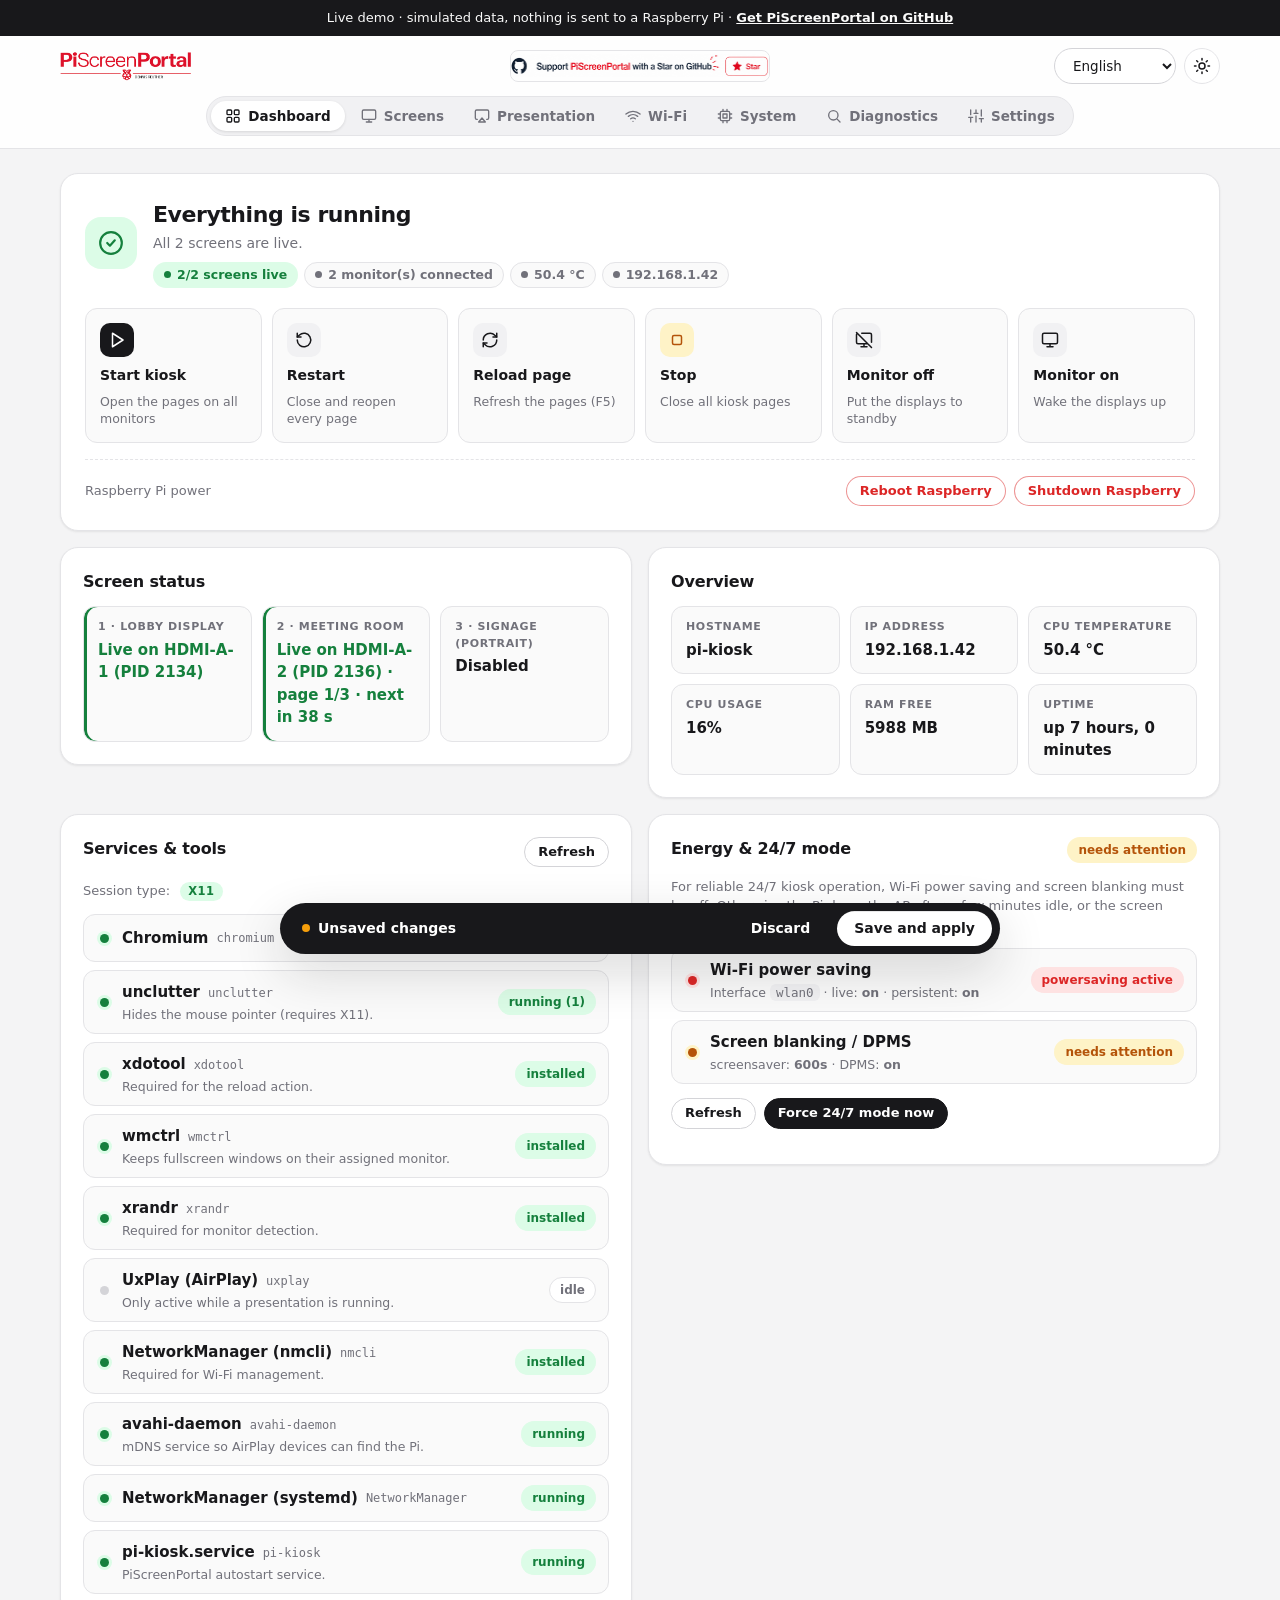
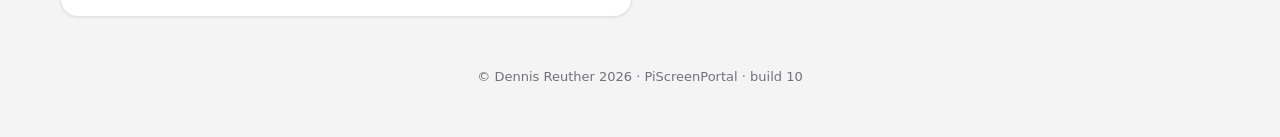
<file: docs/index.html>
<!doctype html>
<html lang="en" data-theme="light">
<head>
<meta charset="utf-8">
<title>PiScreenPortal</title>
<meta name="viewport" content="width=device-width,initial-scale=1">
<meta name="color-scheme" content="light dark">
<script>
  // Theme vor dem ersten Zeichnen setzen (Standard: hell).
  try { document.documentElement.dataset.theme = localStorage.getItem("pisp_theme") === "dark" ? "dark" : "light"; } catch (e) {}
</script>
<link rel="icon" href="logo.png">
<link rel="stylesheet" href="style.css">
</head>
<body>
<div class="demo-banner">Live demo &middot; simulated data, nothing is sent to a Raspberry Pi &middot; <a href="https://github.com/WEXiT/PiScreenPortal">Get PiScreenPortal on GitHub</a></div>
<header class="topbar">
  <div class="topbar-inner">
    <div class="header-top">
      <button type="button" class="brand brand-home" id="brand-home" aria-label="Dashboard">
        <img src="logo.png" alt="PiScreenPortal" class="brand-logo"
             onerror="this.style.display='none'; this.nextElementSibling.style.display='block';">
        <h1 style="display:none">PiScreenPortal</h1>
      </button>
      <a class="support-link" href="https://github.com/WEXiT/PiScreenPortal"
         target="_blank" rel="noopener noreferrer"
         aria-label="Support PiScreenPortal with a Star on GitHub">
        <img src="support.jpg" alt="Support PiScreenPortal with a Star on GitHub"
             class="support-image">
      </a>
      <div class="header-tools">
        <label for="lang-select" class="sr-only" data-i18n="header.language">Language</label>
        <select id="lang-select" class="compact-select">
          <option value="en">English</option>
          <option value="de">Deutsch</option>
        </select>
        <button type="button" class="icon-btn" id="theme-toggle" aria-label="Dark mode" title="Dark mode">
          <svg class="icon icon-sun" viewBox="0 0 24 24" aria-hidden="true"><circle cx="12" cy="12" r="4"/><path d="M12 2v2M12 20v2M4.93 4.93l1.41 1.41M17.66 17.66l1.41 1.41M2 12h2M20 12h2M4.93 19.07l1.41-1.41M17.66 6.34l1.41-1.41"/></svg>
          <svg class="icon icon-moon" viewBox="0 0 24 24" aria-hidden="true"><path d="M21 12.79A9 9 0 1 1 11.21 3 7 7 0 0 0 21 12.79z"/></svg>
        </button>
        <div class="header-user" id="header-user" hidden>
          <span class="header-user-name"><b id="header-user-name"></b></span>
          <button type="button" class="icon-btn" id="btn-logout" aria-label="Log out" title="Log out">
            <svg class="icon" viewBox="0 0 24 24" aria-hidden="true"><path d="M9 21H5a2 2 0 0 1-2-2V5a2 2 0 0 1 2-2h4M16 17l5-5-5-5M21 12H9"/></svg>
          </button>
        </div>
      </div>
    </div>
    <div class="tabs-wrap">
      <nav class="tabs" aria-label="Sections">
        <button class="tab active" data-tab="dashboard"><svg viewBox="0 0 24 24" aria-hidden="true"><rect x="3" y="3" width="7" height="7" rx="1.5"/><rect x="14" y="3" width="7" height="7" rx="1.5"/><rect x="3" y="14" width="7" height="7" rx="1.5"/><rect x="14" y="14" width="7" height="7" rx="1.5"/></svg><span data-i18n="tabs.dashboard">Dashboard</span></button>
        <button class="tab" data-tab="screens"><svg viewBox="0 0 24 24" aria-hidden="true"><rect x="2" y="3" width="20" height="14" rx="2"/><path d="M8 21h8M12 17v4"/></svg><span data-i18n="tabs.screens">Screens</span></button>
        <button class="tab" data-tab="presentation"><svg viewBox="0 0 24 24" aria-hidden="true"><path d="M5 17H4a2 2 0 0 1-2-2V5a2 2 0 0 1 2-2h16a2 2 0 0 1 2 2v10a2 2 0 0 1-2 2h-1"/><path d="m12 15 5 6H7z"/></svg><span data-i18n="tabs.presentation">Presentation</span></button>
        <button class="tab" data-tab="wifi"><svg viewBox="0 0 24 24" aria-hidden="true"><path d="M5 12.55a11 11 0 0 1 14.08 0M1.42 9a16 16 0 0 1 21.16 0M8.53 16.11a6 6 0 0 1 6.95 0M12 20h.01"/></svg><span data-i18n="tabs.wifi">Wi-Fi</span></button>
        <button class="tab" data-tab="system"><svg viewBox="0 0 24 24" aria-hidden="true"><rect x="5" y="5" width="14" height="14" rx="2"/><path d="M9 9h6v6H9zM9 2v3M15 2v3M9 19v3M15 19v3M19 9h3M19 15h3M2 9h3M2 15h3"/></svg><span data-i18n="tabs.system">System</span></button>
        <button class="tab" data-tab="diagnostics"><svg viewBox="0 0 24 24" aria-hidden="true"><circle cx="11" cy="11" r="7"/><path d="m21 21-4.3-4.3"/></svg><span data-i18n="tabs.diagnostics">Diagnostics</span></button>
        <button class="tab" data-tab="settings"><svg viewBox="0 0 24 24" aria-hidden="true"><path d="M4 21v-7M4 10V3M12 21v-9M12 8V3M20 21v-5M20 12V3M1 14h6M9 8h6M17 16h6"/></svg><span data-i18n="tabs.settings">Settings</span></button>
      </nav>
    </div>
  </div>
</header>

<main>
  <!-- DASHBOARD -->
  <section class="tab-content active" id="tab-dashboard">
    <div class="card hero-card" id="hero-card">
      <div class="hero-status">
        <span class="hero-icon" id="hero-icon" aria-hidden="true"></span>
        <div class="hero-text">
          <h2 id="hero-title" data-i18n="common.loading">Loading...</h2>
          <p id="hero-sub"></p>
          <div class="hero-meta" id="hero-meta"></div>
        </div>
        <button type="button" class="btn primary" id="hero-action" hidden></button>
      </div>

      <div class="action-grid">
        <button type="button" class="action-tile primary-tile" data-act="start">
          <span class="tile-icon"><svg class="icon" viewBox="0 0 24 24"><path d="M6 3l14 9-14 9z"/></svg></span>
          <b data-i18n="dash.start">Start kiosk</b>
          <small data-i18n="dash.start_desc">Open the pages on all monitors</small>
        </button>
        <button type="button" class="action-tile" data-act="restart">
          <span class="tile-icon"><svg class="icon" viewBox="0 0 24 24"><path d="M3 12a9 9 0 1 0 3-6.7L3 8"/><path d="M3 3v5h5"/></svg></span>
          <b data-i18n="dash.restart">Restart</b>
          <small data-i18n="dash.restart_desc">Close and reopen every page</small>
        </button>
        <button type="button" class="action-tile" data-act="reload">
          <span class="tile-icon"><svg class="icon" viewBox="0 0 24 24"><path d="M21 12a9 9 0 0 1-15.5 6.2L3 16"/><path d="M3 21v-5h5"/><path d="M3 12a9 9 0 0 1 15.5-6.2L21 8"/><path d="M21 3v5h-5"/></svg></span>
          <b data-i18n="dash.reload">Reload page</b>
          <small data-i18n="dash.reload_desc">Press F5 on every kiosk page</small>
        </button>
        <button type="button" class="action-tile warn-tile" data-act="stop">
          <span class="tile-icon"><svg class="icon" viewBox="0 0 24 24"><rect x="6" y="6" width="12" height="12" rx="2"/></svg></span>
          <b data-i18n="dash.stop">Stop</b>
          <small data-i18n="dash.stop_desc">Close all kiosk pages</small>
        </button>
        <button type="button" class="action-tile" data-act="screen-off">
          <span class="tile-icon"><svg class="icon" viewBox="0 0 24 24"><path d="M17 17H4a2 2 0 0 1-2-2V5c0-.5.2-1 .6-1.4M22 15V5a2 2 0 0 0-2-2H9M8 21h8M12 17v4M2 2l20 20"/></svg></span>
          <b data-i18n="dash.screen_off">Monitor off</b>
          <small data-i18n="dash.screen_off_desc">Switch the displays to standby</small>
        </button>
        <button type="button" class="action-tile" data-act="screen-on">
          <span class="tile-icon"><svg class="icon" viewBox="0 0 24 24"><rect x="2" y="3" width="20" height="14" rx="2"/><path d="M8 21h8M12 17v4"/></svg></span>
          <b data-i18n="dash.screen_on">Monitor on</b>
          <small data-i18n="dash.screen_on_desc">Wake the displays up</small>
        </button>
      </div>

      <div class="power-row">
        <p class="muted" data-i18n="dash.power_desc">Raspberry Pi power</p>
        <div class="btn-row">
          <button type="button" data-act="reboot" class="btn btn-sm danger" data-i18n="dash.reboot">Reboot Raspberry</button>
          <button type="button" data-act="shutdown" class="btn btn-sm danger" data-i18n="dash.shutdown">Shutdown Raspberry</button>
        </div>
      </div>
    </div>

    <div class="dash-grid">
      <div class="card">
        <h2 data-i18n="dash.screen_status">Screen status</h2>
        <div id="screen-status" class="sysinfo" data-i18n="common.loading">Loading...</div>
      </div>

      <div class="card">
        <h2 data-i18n="dash.overview">Overview</h2>
        <div id="sysinfo" class="sysinfo" data-i18n="common.loading">Loading...</div>
      </div>
    </div>

    <div class="dash-grid">
      <div class="card">
        <div class="flex-between">
          <h2 data-i18n="dash.services">Services &amp; tools</h2>
          <button id="services-refresh" class="btn btn-sm"
                  data-i18n="common.refresh">Refresh</button>
        </div>
        <p class="muted" id="services-session" data-i18n="common.loading">Loading...</p>
        <div id="services-list" class="services-list" data-i18n="common.loading">Loading...</div>
      </div>

      <div class="card" id="power-card">
        <div class="flex-between">
          <h2 data-i18n="power.title">Energy &amp; 24/7 mode</h2>
          <span id="power-overall" class="svc-state" data-i18n="common.loading">Loading...</span>
        </div>
        <p class="muted" data-i18n="power.desc">
          For reliable 24/7 kiosk operation, Wi-Fi power saving and screen
          blanking must be off. Otherwise the Pi drops the AP after a few
          minutes idle, or the screen turns black.
        </p>
        <div id="power-list" class="services-list" data-i18n="common.loading">Loading...</div>
        <div class="btn-row" style="margin-top:14px">
          <button id="power-refresh" class="btn btn-sm" data-i18n="common.refresh">Refresh</button>
          <button id="power-force" class="btn btn-sm primary"
                  data-i18n="power.force">Force 24/7 mode now</button>
        </div>
        <p id="power-msg" class="muted" style="margin-top:8px"></p>
      </div>
    </div>
  </section>

  <!-- SCREENS -->
  <section class="tab-content" id="tab-screens">
    <div class="page-head">
      <h2 data-i18n="tabs.screens">Screens</h2>
      <p data-i18n="page.screens">Which page runs on which monitor.</p>
    </div>
    <div class="card">
      <div class="flex-between">
        <div>
          <h2 data-i18n="layout.title">Monitor layout</h2>
          <p class="muted" data-i18n="layout.desc">Each box is a connected display at its real position. The page shown on it is listed inside.</p>
        </div>
        <div class="btn-row">
          <button id="layout-identify" class="btn btn-sm primary" data-i18n="layout.identify">Identify monitors</button>
          <button id="layout-auto" class="btn btn-sm" data-i18n="layout.auto">Assign left to right</button>
          <button id="layout-swap" class="btn btn-sm" data-i18n="layout.swap" hidden>Swap screens</button>
          <button id="layout-refresh" class="btn btn-sm" data-i18n="common.refresh">Refresh</button>
        </div>
      </div>
      <div id="layout-map" class="layout-map" aria-live="polite"></div>
      <p id="layout-hint" class="muted layout-hint"></p>

      <details class="monitor-details">
        <summary data-i18n="screens.detected">Detected monitors</summary>
        <div class="table-wrap">
          <table id="monitors">
            <thead><tr>
              <th data-i18n="screens.col_name">Name</th>
              <th data-i18n="screens.col_primary">Primary</th>
              <th data-i18n="screens.col_resolution">Resolution</th>
              <th data-i18n="screens.col_position">Position</th>
              <th data-i18n="screens.col_status">Status</th>
            </tr></thead>
            <tbody></tbody>
          </table>
        </div>
        <p class="muted" data-i18n="screens.sorted">Sorted by X position from left to right.</p>
      </details>
    </div>

    <div class="card">
      <div class="flex-between">
        <div>
          <h2 data-i18n="screens.config">Screen configuration</h2>
          <p class="muted" data-i18n="screens.hotplug_hint">For two-screen installations, assign each page to a fixed HDMI output so an unplugged display cannot take over the other page.</p>
        </div>
        <button id="add-screen" class="btn btn-sm primary" data-i18n="screens.add">Add screen</button>
      </div>
      <div id="screens" class="screen-list"></div>
    </div>
  </section>

  <!-- PRESENTATION -->
  <section class="tab-content" id="tab-presentation">
    <div class="page-head">
      <h2 data-i18n="pres.title">Presentation mode (AirPlay)</h2>
      <p data-i18n="pres.desc">Share your iPhone, iPad or Mac screen to the Raspberry via AirPlay. The kiosk is paused during presentation.</p>
    </div>
    <div class="card">
      <div id="pres-status-box" class="sysinfo" style="margin-bottom:14px"></div>
      <div class="btn-row">
        <button id="pres-start" class="btn primary" data-i18n="pres.start">Start presentation</button>
        <button id="pres-stop" class="btn warn" data-i18n="pres.stop">Stop presentation</button>
      </div>
      <p id="pres-msg" class="muted"></p>
    </div>

    <div class="dash-grid">
      <div class="card">
        <h2 data-i18n="pres.howto">How to connect</h2>
        <ol class="howto">
          <li data-i18n-html="pres.howto_ios"><b>iPhone / iPad:</b> open Control Center, tap <i>Screen Mirroring</i>, choose <code class="pres-name-hint">PiScreenPortal</code>.</li>
          <li data-i18n-html="pres.howto_mac"><b>Mac:</b> Control Center &rarr; Screen Mirroring &rarr; <code class="pres-name-hint">PiScreenPortal</code>.</li>
          <li data-i18n-html="pres.howto_win"><b>Windows / Android:</b> AirPlay is not natively supported. Recommended: <a href="https://www.deskreen.com" target="_blank" rel="noopener">Deskreen</a> or AirMyPC.</li>
        </ol>
      </div>

      <div class="card">
        <h2 data-i18n="pres.settings">Settings</h2>
        <label data-i18n="pres.name_label">AirPlay name (how the Pi appears in the device list)
          <input type="text" id="pres-name" placeholder="PiScreenPortal" maxlength="60">
        </label>
        <label data-i18n="pres.resolution">Resolution
          <select id="pres-resolution">
            <option>1920x1080</option>
            <option>1280x720</option>
            <option>3840x2160</option>
            <option>2560x1440</option>
          </select>
        </label>
        <label class="check"><input type="checkbox" id="pres-stop-kiosk"> <span data-i18n="pres.pause_kiosk">Pause kiosk while presenting (recommended)</span></label>
      </div>
    </div>
  </section>

  <!-- WIFI -->
  <section class="tab-content" id="tab-wifi">
    <div class="page-head">
      <h2 data-i18n="tabs.wifi">Wi-Fi</h2>
      <p data-i18n="page.wifi">Connect the Raspberry to a wireless network.</p>
    </div>
    <div class="card">
      <h2 data-i18n="wifi.current">Current connection</h2>
      <div id="wifi-current" class="wifi-current" data-i18n="common.loading">Loading...</div>
      <div class="btn-row">
        <button id="wifi-rescan" class="btn btn-sm" data-i18n="wifi.rescan">Rescan networks</button>
        <button id="wifi-reset" class="btn btn-sm warn" data-i18n="wifi.reset">Restart Wi-Fi</button>
      </div>
    </div>

    <div class="dash-grid">
      <div class="card">
        <h2 data-i18n="wifi.available">Available networks</h2>
        <div id="wifi-list" class="wifi-list" data-i18n="common.scanning">Scanning...</div>
      </div>

      <div class="card">
        <h2 data-i18n="wifi.saved">Saved Wi-Fi profiles</h2>
        <div id="wifi-saved" class="wifi-list" data-i18n="common.loading">Loading...</div>
      </div>
    </div>

    <div class="card">
      <h2 data-i18n="wifi.add_title">Add Wi-Fi manually</h2>
      <p class="muted" data-i18n="wifi.add_desc">For hidden networks or networks currently out of range. The profile is saved and will auto-connect when in range.</p>
      <div class="grid-2">
        <label>SSID <input type="text" id="wifi-add-ssid" placeholder="MyWiFi" autocomplete="off"></label>
        <label data-i18n="wifi.password">Password <input type="password" id="wifi-add-password" placeholder="" autocomplete="new-password"></label>
      </div>
      <label class="check"><input type="checkbox" id="wifi-add-hidden"> <span data-i18n="wifi.hidden">SSID is hidden</span></label>
      <label class="check"><input type="checkbox" id="wifi-add-autoconnect" checked> <span data-i18n="wifi.autoconnect">Auto-connect at boot</span></label>
      <div class="btn-row" style="margin-top:12px">
        <button id="wifi-add-btn" class="btn primary" data-i18n="wifi.save">Save Wi-Fi</button>
      </div>
      <p id="wifi-add-msg" class="muted"></p>
    </div>
  </section>

  <!-- SYSTEM -->
  <section class="tab-content" id="tab-system">
    <div class="page-head">
      <h2 data-i18n="tabs.system">System</h2>
      <p data-i18n="page.system">Hardware, log and running processes.</p>
    </div>
    <div class="card">
      <h2 data-i18n="system.info">System information</h2>
      <div id="sysinfo-full" class="sysinfo" data-i18n="common.loading">Loading...</div>
    </div>
    <div class="card">
      <h2>Log</h2>
      <pre id="log" class="log-view" data-i18n="common.loading">Loading...</pre>
    </div>
    <div class="card">
      <h2 data-i18n="system.processes">Running processes</h2>
      <pre id="status" data-i18n="common.loading">Loading...</pre>
    </div>
  </section>

  <!-- DIAGNOSTICS -->
  <section class="tab-content" id="tab-diagnostics">
    <div class="page-head">
      <h2 data-i18n="diag.title">Display diagnosis</h2>
      <p data-i18n="diag.desc">Run this while a page is missing. It captures the detected displays, Chromium windows, and the latest kiosk log entries.</p>
    </div>
    <div class="card">
      <div class="flex-between">
        <p class="muted" style="margin:0"><span data-i18n="diag.captured">Captured:</span>
          <b id="diagnostics-time">-</b>
        </p>
        <button id="diagnostics-refresh" class="btn btn-sm primary"
                data-i18n="diag.run">Run analysis now</button>
      </div>
      <div id="diagnostics-assignments" class="table-wrap" data-i18n="common.loading">Loading...</div>
    </div>

    <div class="diagnostic-grid">
      <div class="card">
        <h2><code>xrandr --query</code></h2>
        <pre id="diagnostics-xrandr" data-i18n="common.loading">Loading...</pre>
      </div>
      <div class="card">
        <h2><code>pgrep -af chromium</code></h2>
        <pre id="diagnostics-chromium" data-i18n="common.loading">Loading...</pre>
      </div>
    </div>

    <div class="card">
      <h2><code>tail -n 100 ~/PiScreenPortal/kiosk.log</code></h2>
      <pre id="diagnostics-log" class="diagnostics-log" data-i18n="common.loading">Loading...</pre>
    </div>
  </section>

  <!-- SETTINGS -->
  <section class="tab-content" id="tab-settings">
    <div class="page-head">
      <h2 data-i18n="tabs.settings">Settings</h2>
      <p data-i18n="page.settings">Changes are saved with the bar at the bottom.</p>
    </div>
    <div class="dash-grid">
      <div class="card">
        <h2 data-i18n="settings.general">General</h2>
        <label class="check"><input type="checkbox" id="auto_start"> <span data-i18n="settings.autostart">Start automatically at boot</span></label>
        <label class="check"><input type="checkbox" id="restart_on_crash"> <span data-i18n="settings.crash_restart">Restart Chromium on crash</span></label>
        <label class="check"><input type="checkbox" id="disable_keyring"> <span data-i18n="settings.disable_keyring">Disable GNOME keyring (no unlock dialog, recommended)</span></label>
        <p class="muted setting-note" id="keyring-status"></p>
        <label>Port <small class="muted" data-i18n="settings.port_note">(service restart required)</small>
          <input type="number" id="port" min="1" max="65535">
        </label>
        <label data-i18n="settings.flags">Chromium flags <small class="muted" data-i18n="settings.flags_note">(one per line)</small>
          <textarea id="chromium_flags" rows="6" spellcheck="false"></textarea>
        </label>
      </div>

      <div class="card">
        <h2 data-i18n="settings.auth">Access protection</h2>
        <label class="check"><input type="checkbox" id="auth_enabled"> <span data-i18n="settings.auth_enable">Protect web interface with password</span></label>
        <label data-i18n="settings.username">Username <input type="text" id="auth_username" autocomplete="username"></label>
        <label data-i18n="settings.password">Password <input type="password" id="auth_password" autocomplete="new-password"></label>
        <p class="muted" data-i18n="settings.auth_note">The password is stored as a salted hash. Leave the field empty to keep the current password.</p>

        <h2 class="card-subtitle" data-i18n="settings.backup">Backup configuration</h2>
        <div class="btn-row">
          <button id="export-config" class="btn btn-sm" data-i18n="settings.export">Export config</button>
        </div>
        <label style="margin-top:12px" data-i18n="settings.import">Import config (JSON file)
          <input type="file" id="import-file" accept="application/json">
        </label>
      </div>
    </div>

    <div class="dash-grid">
      <div class="card">
        <div class="flex-between">
          <h2 data-i18n="maint.title">Maintenance</h2>
          <span id="maintenance-next" class="svc-state" data-i18n="maint.status_unknown">Unknown</span>
        </div>
        <label class="check"><input type="checkbox" id="auto_reboot_enabled"> <span data-i18n="maint.auto_reboot">Automatic Raspberry restart</span></label>
        <label data-i18n="maint.mode">Restart mode
          <select id="auto_reboot_mode">
            <option value="daily" data-i18n="maint.mode_daily">Daily at time</option>
            <option value="interval" data-i18n="maint.mode_interval">Every x minutes</option>
          </select>
        </label>
        <div class="grid-2 compact-grid">
          <label id="auto_reboot_interval_wrap" data-i18n="maint.interval_minutes">Interval in minutes
            <input type="number" id="auto_reboot_interval" min="1" max="43200" step="1">
          </label>
          <label id="auto_reboot_time_wrap" data-i18n="maint.daily_time">Time
            <input type="time" id="auto_reboot_time">
          </label>
        </div>
        <div class="btn-row" style="margin-top:14px">
          <button id="maintenance-refresh" class="btn btn-sm" data-i18n="common.refresh">Refresh</button>
        </div>
        <p id="maintenance-msg" class="muted" style="margin-top:8px"></p>
      </div>

      <div class="card">
        <h2 data-i18n="boot.title">Boot display</h2>
        <p class="muted" data-i18n="boot.desc">Hide desktop icons, panel, cursor, and the early desktop flash behind a black boot cover.</p>
        <div class="btn-row" style="margin-top:14px">
          <button id="boot-optimize" class="btn btn-sm" data-i18n="boot.optimize">Hide desktop at boot</button>
        </div>
        <p id="boot-msg" class="muted" style="margin-top:8px"></p>
      </div>
    </div>

    <div class="card">
      <h2 data-i18n="updates.title">Updates</h2>

      <div class="settings-subsection">
        <div class="flex-between">
          <h3 data-i18n="updates.app_title">PiScreenPortal</h3>
          <span id="update-status" class="svc-state">Loading...</span>
        </div>
        <div class="btn-row">
          <button id="scan-updates" class="btn btn-sm" data-i18n="updates.scan_app">Scan app updates</button>
          <button id="git-update" class="btn btn-sm primary" data-i18n="updates.update_app">Update from Git & reboot</button>
        </div>
        <p id="updates-msg" class="muted" style="margin-top:8px"></p>
      </div>

      <div class="settings-subsection">
        <div class="flex-between">
          <h3 data-i18n="updates.system_title">Raspberry Pi OS</h3>
          <span id="system-updates-count" class="svc-state">Not scanned</span>
        </div>
        <div id="system-updates-list" class="updates-list muted">Open Settings to scan Raspberry updates.</div>
        <div class="btn-row" style="margin-top:14px">
          <button id="system-updates-scan" class="btn btn-sm" data-i18n="updates.scan_system">Scan Raspberry updates</button>
          <button id="system-updates-install" class="btn btn-sm primary" data-i18n="updates.install_system">Install Raspberry updates</button>
        </div>
        <p id="system-updates-msg" class="muted" style="margin-top:8px"></p>
      </div>
    </div>
  </section>
</main>

<div class="save-bar" aria-live="polite">
  <div class="save-bar-inner">
    <span id="dirty-hint" class="dirty-hint" data-i18n="common.unsaved">Unsaved changes</span>
    <span id="msg" role="status"></span>
    <button id="discard" class="btn ghost" data-i18n="common.discard">Discard</button>
    <button id="save" class="btn primary" data-i18n="common.save">Save and apply</button>
  </div>
</div>

<!-- Confirmation dialog -->
<div class="modal" id="confirm-modal" hidden>
  <div class="modal-inner" role="alertdialog" aria-modal="true" aria-labelledby="confirm-title" aria-describedby="confirm-text">
    <h3 id="confirm-title"></h3>
    <p id="confirm-text"></p>
    <div class="btn-row">
      <button id="confirm-cancel" class="btn" data-i18n="common.cancel">Cancel</button>
      <button id="confirm-ok" class="btn primary">OK</button>
    </div>
  </div>
</div>

<!-- Wi-Fi password modal -->
<div class="modal" id="wifi-modal" hidden>
  <div class="modal-inner" role="dialog" aria-modal="true" aria-labelledby="wifi-modal-title">
    <h3 id="wifi-modal-title" data-i18n="wifi.connect_to">Connect to Wi-Fi</h3>
    <p id="wifi-modal-ssid" class="modal-ssid"></p>
    <label data-i18n="wifi.password">Password <input type="password" id="wifi-password" autocomplete="off"></label>
    <div class="btn-row">
      <button id="wifi-cancel" class="btn" data-i18n="common.cancel">Cancel</button>
      <button id="wifi-connect" class="btn primary" data-i18n="wifi.connect">Connect</button>
    </div>
    <p id="wifi-modal-msg" class="muted"></p>
  </div>
</div>

<div id="toasts" class="toasts" aria-live="polite"></div>

<footer>
  <span>&copy; Dennis Reuther 2026 &middot; PiScreenPortal <span id="app-version"></span></span>
</footer>

<!-- Demo mock API must load BEFORE app.js -->
<script src="demo-api.js"></script>
<script src="i18n.js"></script>
<script src="app.js"></script>
</body>
</html>
</file>
<file: docs/style.css>
/* PiScreenPortal – light theme by default, dark via [data-theme="dark"]. */
:root {
  --bg: #f4f4f5;
  --surface: #ffffff;
  --surface-2: #fafafa;
  --surface-3: #f1f1f3;
  --border: #e4e4e7;
  --border-strong: #d4d4d8;
  --text: #18181b;
  --muted: #71717a;
  --primary: #18181b;
  --primary-hover: #3f3f46;
  --primary-text: #ffffff;
  --accent: #2563eb;
  --accent-soft: #e8efff;
  --focus: rgba(37, 99, 235, .28);
  --warn: #b45309;
  --warn-soft: #fef3c7;
  --danger: #dc2626;
  --danger-soft: #fee2e2;
  --success: #15803d;
  --success-soft: #dcfce7;
  --shadow: 0 1px 2px rgba(24,24,27,.04), 0 1px 3px rgba(24,24,27,.04);
  --shadow-lg: 0 18px 50px rgba(24,24,27,.16);
  --radius: 18px;
  --radius-md: 12px;
  --radius-sm: 9px;
  --mono: ui-monospace, SFMono-Regular, Menlo, Consolas, "DejaVu Sans Mono", monospace;
  color-scheme: light;
}

:root[data-theme="dark"] {
  --bg: #09090b;
  --surface: #131316;
  --surface-2: #18181b;
  --surface-3: #202024;
  --border: #27272a;
  --border-strong: #3f3f46;
  --text: #f4f4f5;
  --muted: #a1a1aa;
  --primary: #f4f4f5;
  --primary-hover: #d4d4d8;
  --primary-text: #18181b;
  --accent: #60a5fa;
  --accent-soft: rgba(96,165,250,.14);
  --focus: rgba(96,165,250,.35);
  --warn: #fbbf24;
  --warn-soft: rgba(251,191,36,.12);
  --danger: #f87171;
  --danger-soft: rgba(248,113,113,.13);
  --success: #4ade80;
  --success-soft: rgba(74,222,128,.12);
  --shadow: 0 1px 2px rgba(0,0,0,.4);
  --shadow-lg: 0 18px 50px rgba(0,0,0,.55);
  color-scheme: dark;
}

* { box-sizing: border-box; }
[hidden] { display: none !important; }
.sr-only {
  position: absolute; width: 1px; height: 1px; padding: 0; margin: -1px;
  overflow: hidden; clip: rect(0,0,0,0); white-space: nowrap; border: 0;
}

html, body {
  margin: 0; padding: 0;
  background: var(--bg);
  color: var(--text);
  font-family: Inter, -apple-system, BlinkMacSystemFont, "Segoe UI", Roboto,
               "DejaVu Sans", Helvetica, Arial, sans-serif;
  font-size: 15px;
  line-height: 1.5;
  -webkit-font-smoothing: antialiased;
}
body { padding-bottom: 32px; transition: padding-bottom .2s; }
body.has-changes { padding-bottom: 100px; }
a { color: var(--accent); }
svg.icon { width: 18px; height: 18px; flex: none; fill: none; stroke: currentColor; stroke-width: 2; stroke-linecap: round; stroke-linejoin: round; }

/* ------ Demo banner ------ */
.demo-banner {
  background: #18181b;
  color: #fafafa;
  text-align: center;
  font-size: 13px;
  font-weight: 500;
  padding: 8px 16px;
}
.demo-banner a { color: #fafafa; font-weight: 700; }

/* ------ Header ------ */
.topbar {
  background: var(--surface);
  background: color-mix(in srgb, var(--surface) 90%, transparent);
  backdrop-filter: saturate(1.4) blur(12px);
  -webkit-backdrop-filter: saturate(1.4) blur(12px);
  border-bottom: 1px solid var(--border);
  position: sticky; top: 0; z-index: 30;
}
.topbar-inner {
  max-width: 1200px; margin: 0 auto;
  padding: 12px 20px 12px;
}
.header-top {
  display: grid;
  grid-template-columns: 1fr auto 1fr;
  align-items: center;
  gap: 16px;
}
.brand-home {
  appearance: none;
  background: transparent;
  border: 0;
  color: inherit;
  cursor: pointer;
  font: inherit;
  padding: 0;
  justify-self: start;
}
.brand-home:focus-visible, .support-link:focus-visible {
  outline: 3px solid var(--focus);
  outline-offset: 4px;
  border-radius: 8px;
}
.brand-logo {
  display: block;
  height: 32px;
  width: auto;
  max-width: 190px;
  object-fit: contain;
}
.topbar h1 { margin: 0; font-size: 20px; font-weight: 800; letter-spacing: -.02em; }
.support-link {
  justify-self: center;
  display: block;
  line-height: 0;
  border-radius: 8px;
  transition: transform .15s, box-shadow .15s;
}
.support-link:hover { transform: translateY(-1px); box-shadow: var(--shadow-lg); }
.support-image {
  display: block;
  height: 32px;
  width: auto;
  max-width: 260px;
  object-fit: contain;
  border-radius: 8px;
  border: 1px solid var(--border);
}
.header-tools {
  justify-self: end;
  display: flex;
  align-items: center;
  gap: 8px;
}
.icon-btn {
  display: inline-flex; align-items: center; justify-content: center;
  width: 36px; height: 36px;
  border-radius: 999px;
  border: 1px solid var(--border);
  background: var(--surface);
  color: var(--text);
  cursor: pointer;
  transition: background .15s, border-color .15s;
}
.icon-btn:hover { background: var(--surface-3); }
.icon-btn:focus-visible { outline: 3px solid var(--focus); outline-offset: 2px; }
.icon-btn .icon-moon { display: none; }
:root[data-theme="dark"] .icon-btn .icon-sun { display: none; }
:root[data-theme="dark"] .icon-btn .icon-moon { display: block; }
.compact-select {
  width: auto !important;
  height: 36px;
  padding: 0 30px 0 14px !important;
  margin: 0 !important;
  font-size: 13.5px !important;
  border-radius: 999px !important;
}
.header-user {
  display: flex;
  align-items: center;
  gap: 8px;
  font-size: 13px;
  color: var(--muted);
}

/* Segmented navigation */
.tabs-wrap { display: flex; justify-content: center; margin-top: 12px; }
.tabs {
  display: inline-flex;
  gap: 2px;
  padding: 4px;
  border-radius: 999px;
  background: var(--surface-3);
  border: 1px solid var(--border);
  max-width: 100%;
  overflow-x: auto;
  scrollbar-width: none;
}
.tabs::-webkit-scrollbar { display: none; }
.tab {
  display: inline-flex;
  align-items: center;
  gap: 7px;
  background: none; border: 0;
  padding: 7px 14px;
  border-radius: 999px;
  font-size: 13.5px;
  color: var(--muted);
  cursor: pointer;
  font-weight: 600;
  font-family: inherit;
  white-space: nowrap;
  transition: color .15s, background .15s, box-shadow .15s;
}
.tab svg { width: 16px; height: 16px; fill: none; stroke: currentColor; stroke-width: 2; stroke-linecap: round; stroke-linejoin: round; }
.tab:hover { color: var(--text); }
.tab:focus-visible { outline: 3px solid var(--focus); outline-offset: 1px; }
.tab.active {
  color: var(--text);
  background: var(--surface);
  box-shadow: 0 1px 3px rgba(24,24,27,.12);
}

/* ------ Layout ------ */
main {
  max-width: 1200px;
  margin: 24px auto;
  padding: 0 20px;
}
.tab-content { display: none; gap: 16px; }
.tab-content.active { display: grid; animation: fade-in .2s ease-out; }
@keyframes fade-in { from { opacity: 0; transform: translateY(4px); } to { opacity: 1; transform: none; } }
.page-head { margin: 4px 2px 2px; }
.page-head h2 { margin: 0; font-size: 24px; font-weight: 800; letter-spacing: -.025em; }
.page-head p { margin: 2px 0 0; color: var(--muted); font-size: 14px; }
.dash-grid {
  display: grid;
  grid-template-columns: repeat(2, minmax(0, 1fr));
  gap: 16px;
  align-items: start;
}
.diagnostic-grid {
  display: grid;
  grid-template-columns: repeat(2, minmax(0, 1fr));
  gap: 16px;
}
.grid-2 {
  display: grid;
  grid-template-columns: 1fr 1fr;
  gap: 0 16px;
}
.compact-grid { align-items: start; }

footer {
  max-width: 1200px;
  margin: 32px auto 0;
  padding: 18px 20px;
  text-align: center;
  color: var(--muted);
  font-size: 13px;
}

/* ------ Card ------ */
.card {
  background: var(--surface);
  border: 1px solid var(--border);
  border-radius: var(--radius);
  padding: 22px;
  box-shadow: var(--shadow);
  min-width: 0;
}
.card h2 {
  margin: 0 0 12px;
  font-size: 16px;
  font-weight: 700;
  letter-spacing: -.01em;
}
.card h2 + .muted { margin-top: -6px; }
.card-subtitle { margin-top: 24px !important; }
.settings-subsection {
  border-top: 1px solid var(--border);
  padding-top: 16px;
  margin-top: 16px;
}
.settings-subsection:first-of-type { border-top: 0; padding-top: 0; margin-top: 0; }
.settings-subsection h3 { margin: 0; font-size: 14px; font-weight: 700; }
.setting-note { margin: -4px 0 8px 27px; }
.updates-list { display: grid; gap: 8px; }
.update-package {
  display: grid;
  grid-template-columns: minmax(120px, 1fr) minmax(160px, auto);
  gap: 10px;
  align-items: center;
  padding: 9px 12px;
  background: var(--surface-2);
  border: 1px solid var(--border);
  border-radius: var(--radius-sm);
}
.pkg-name { font-weight: 600; overflow-wrap: anywhere; }
.pkg-version {
  color: var(--muted);
  font-family: var(--mono);
  font-size: 12px;
  text-align: right;
  overflow-wrap: anywhere;
}
.muted { color: var(--muted); font-size: 13px; }
.muted.error, .error-text { color: var(--danger); }
.flex-between {
  display: flex; justify-content: space-between; align-items: flex-start;
  gap: 12px; margin-bottom: 14px; flex-wrap: wrap;
}
.flex-between h2 { margin: 0; }
.flex-between .muted { margin: 4px 0 0; }

/* ------ Dashboard hero ------ */
.hero-card { padding: 24px; }
.hero-status {
  display: flex;
  align-items: center;
  gap: 16px;
  flex-wrap: wrap;
}
.hero-icon {
  flex: none;
  width: 52px; height: 52px;
  border-radius: 16px;
  display: inline-flex; align-items: center; justify-content: center;
  background: var(--surface-3);
  color: var(--muted);
}
.hero-icon svg { width: 26px; height: 26px; }
.hero-card.ok .hero-icon { background: var(--success-soft); color: var(--success); }
.hero-card.warn .hero-icon { background: var(--warn-soft); color: var(--warn); }
.hero-card.bad .hero-icon { background: var(--danger-soft); color: var(--danger); }
.hero-text { flex: 1 1 260px; min-width: 0; }
.hero-text h2 { margin: 0; font-size: 22px; font-weight: 800; letter-spacing: -.02em; }
.hero-text p { margin: 2px 0 0; color: var(--muted); font-size: 14px; }
.hero-meta { display: flex; gap: 6px; flex-wrap: wrap; margin-top: 8px; }
.pill {
  display: inline-flex;
  align-items: center;
  gap: 6px;
  padding: 3px 10px;
  border-radius: 999px;
  border: 1px solid var(--border);
  background: var(--surface-2);
  font-size: 12.5px;
  font-weight: 600;
  color: var(--muted);
  white-space: nowrap;
}
.pill .dot { width: 7px; height: 7px; border-radius: 50%; background: var(--muted); }
.pill.ok { color: var(--success); background: var(--success-soft); border-color: transparent; }
.pill.ok .dot { background: var(--success); }
.pill.warn { color: var(--warn); background: var(--warn-soft); border-color: transparent; }
.pill.warn .dot { background: var(--warn); }
.pill.bad { color: var(--danger); background: var(--danger-soft); border-color: transparent; }
.pill.bad .dot { background: var(--danger); }

.action-grid {
  display: grid;
  grid-template-columns: repeat(6, minmax(0, 1fr));
  gap: 10px;
  margin-top: 20px;
}
.action-tile {
  display: flex;
  flex-direction: column;
  align-items: flex-start;
  gap: 8px;
  padding: 14px;
  border-radius: var(--radius-md);
  border: 1px solid var(--border);
  background: var(--surface-2);
  color: var(--text);
  font: inherit;
  text-align: left;
  cursor: pointer;
  transition: background .15s, border-color .15s, transform .08s, box-shadow .15s;
  min-width: 0;
}
.action-tile:hover { background: var(--surface); border-color: var(--border-strong); box-shadow: var(--shadow); }
.action-tile:active { transform: translateY(1px); }
.action-tile:focus-visible { outline: 3px solid var(--focus); outline-offset: 2px; }
.action-tile .tile-icon {
  width: 34px; height: 34px; border-radius: 10px;
  display: inline-flex; align-items: center; justify-content: center;
  background: var(--surface-3); color: var(--text);
}
.action-tile.primary-tile .tile-icon { background: var(--primary); color: var(--primary-text); }
.action-tile.warn-tile .tile-icon { color: var(--warn); background: var(--warn-soft); }
.action-tile b { font-size: 14px; font-weight: 700; }
.action-tile small { color: var(--muted); font-size: 12.5px; line-height: 1.35; }
.action-tile[disabled] { opacity: .55; cursor: wait; }
.power-row {
  display: flex; align-items: center; justify-content: space-between; gap: 12px; flex-wrap: wrap;
  margin-top: 16px; padding-top: 16px; border-top: 1px dashed var(--border);
}
.power-row .muted { margin: 0; }

/* ------ Buttons ------ */
.btn {
  display: inline-flex;
  align-items: center;
  justify-content: center;
  gap: 7px;
  background: var(--surface);
  color: var(--text);
  border: 1px solid var(--border-strong);
  padding: 8px 16px;
  border-radius: 999px;
  font-size: 14px;
  font-weight: 600;
  cursor: pointer;
  text-decoration: none;
  font-family: inherit;
  line-height: 1.25;
  transition: background .15s, border-color .15s, color .15s, transform .05s;
}
.btn:hover { background: var(--surface-3); }
.btn:active { transform: translateY(1px); }
.btn:focus-visible { outline: 3px solid var(--focus); outline-offset: 2px; }
.btn-sm { padding: 6px 13px; font-size: 13px; }
.btn.primary { background: var(--primary); color: var(--primary-text); border-color: var(--primary); }
.btn.primary:hover { background: var(--primary-hover); border-color: var(--primary-hover); }
.btn.warn { color: var(--warn); border-color: color-mix(in srgb, var(--warn) 50%, transparent); }
.btn.warn:hover { background: var(--warn-soft); }
.btn.danger { color: var(--danger); border-color: color-mix(in srgb, var(--danger) 50%, transparent); }
.btn.danger:hover { background: var(--danger-soft); }
.btn.danger-solid { background: var(--danger); border-color: var(--danger); color: #fff; }
.btn.danger-solid:hover { filter: brightness(.95); background: var(--danger); }
.btn.ghost { border-color: transparent; background: transparent; }
.btn.ghost:hover { background: var(--surface-3); }
.btn[disabled] { opacity: .5; cursor: not-allowed; }
.btn.busy, .action-tile.busy { position: relative; }
.btn.busy { color: transparent !important; }
.btn.busy::after {
  content: ""; position: absolute; width: 14px; height: 14px;
  border: 2px solid var(--muted); border-right-color: transparent;
  border-radius: 50%; animation: spin .7s linear infinite;
}
.action-tile.busy .tile-icon svg { animation: spin .9s linear infinite; }
@keyframes spin { to { transform: rotate(360deg); } }
.btn-row { display: flex; gap: 8px; flex-wrap: wrap; align-items: center; }

/* ------ Forms ------ */
label {
  display: block;
  margin: 10px 0;
  font-size: 13.5px;
  font-weight: 600;
  color: var(--text);
}
label.check {
  display: flex; align-items: center; gap: 10px; cursor: pointer;
  font-weight: 500;
}
input[type=text], input[type=url], input[type=number], input[type=time],
input[type=password], select, textarea {
  width: 100%;
  padding: 9px 12px;
  background: var(--surface);
  color: var(--text);
  border: 1px solid var(--border-strong);
  border-radius: var(--radius-sm);
  font-size: 14px;
  font-family: inherit;
  font-weight: 400;
  margin-top: 6px;
  transition: border-color .15s, box-shadow .15s;
}
input:focus, select:focus, textarea:focus {
  outline: none; border-color: var(--accent);
  box-shadow: 0 0 0 3px var(--focus);
}
input.invalid, select.invalid { border-color: var(--danger); box-shadow: 0 0 0 3px var(--danger-soft); }
textarea { font-family: var(--mono); font-size: 12.5px; resize: vertical; }
input[type=checkbox] { width: 17px; height: 17px; accent-color: var(--primary); margin: 0; flex: none; }
input[type=file] { padding: 8px; background: var(--surface-2); border: 1px dashed var(--border-strong); border-radius: var(--radius-sm); width: 100%; margin-top: 6px; color: var(--muted); font-weight: 400; }
.label-row { display: flex; align-items: baseline; justify-content: space-between; gap: 8px; }
.label-link { font-size: 12.5px; font-weight: 600; text-decoration: none; display: inline-flex; align-items: center; gap: 3px; }
.label-link:hover { text-decoration: underline; }

/* Toggle switch */
.switch {
  position: relative; display: inline-flex; align-items: center; gap: 8px;
  margin: 0; cursor: pointer; font-size: 13px; font-weight: 600; color: var(--muted);
}
.switch input { position: absolute; opacity: 0; width: 1px; height: 1px; }
.switch .track {
  width: 38px; height: 22px; border-radius: 999px; background: var(--border-strong);
  position: relative; transition: background .15s; flex: none;
}
.switch .track::after {
  content: ""; position: absolute; top: 3px; left: 3px; width: 16px; height: 16px;
  border-radius: 50%; background: #fff; box-shadow: 0 1px 2px rgba(0,0,0,.25);
  transition: transform .15s;
}
.switch input:checked + .track { background: var(--success); }
.switch input:checked + .track::after { transform: translateX(16px); }
.switch input:focus-visible + .track { box-shadow: 0 0 0 3px var(--focus); }

/* ------ Table ------ */
.table-wrap { overflow-x: auto; }
table { width: 100%; border-collapse: collapse; }
th, td {
  padding: 9px 12px;
  border-bottom: 1px solid var(--border);
  text-align: left;
  font-size: 13.5px;
}
th { color: var(--muted); font-weight: 600; background: var(--surface-2); font-size: 12px; text-transform: uppercase; letter-spacing: .04em; }
code { background: var(--surface-3); padding: 1px 6px; border-radius: 6px; font-size: 12.5px; font-family: var(--mono); }
.card h2 code { background: transparent; padding: 0; font-size: 14px; }

/* ------ Sysinfo grid ------ */
.sysinfo {
  display: grid;
  grid-template-columns: repeat(auto-fill, minmax(150px, 1fr));
  gap: 10px;
}
.sysinfo .tile {
  background: var(--surface-2);
  padding: 12px 14px;
  border-radius: var(--radius-md);
  border: 1px solid var(--border);
  min-width: 0;
}
.sysinfo .tile b {
  display: block;
  color: var(--muted);
  font-size: 11px;
  text-transform: uppercase;
  letter-spacing: .06em;
  font-weight: 600;
  margin-bottom: 3px;
}
.sysinfo .tile span { font-size: 15px; font-weight: 700; word-break: break-word; }
.tile.ok { box-shadow: inset 3px 0 0 var(--success); }
.tile.warn { box-shadow: inset 3px 0 0 var(--warn); }
.tile.bad { box-shadow: inset 3px 0 0 var(--danger); }
.tile.ok span { color: var(--success); }
.tile.warn span { color: var(--warn); }
.tile.bad span { color: var(--danger); }

/* ------ Services ------ */
.services-list { display: grid; gap: 8px; }
.svc {
  display: grid;
  grid-template-columns: 16px 1fr auto;
  align-items: center;
  gap: 10px;
  padding: 10px 12px;
  background: var(--surface-2);
  border: 1px solid var(--border);
  border-radius: var(--radius-md);
}
.svc .svc-dot { width: 9px; height: 9px; border-radius: 50%; background: var(--muted); justify-self: center; }
.svc.ok   .svc-dot { background: var(--success); box-shadow: 0 0 0 3px var(--success-soft); }
.svc.warn .svc-dot { background: var(--warn);    box-shadow: 0 0 0 3px var(--warn-soft); }
.svc.bad  .svc-dot { background: var(--danger);  box-shadow: 0 0 0 3px var(--danger-soft); }
.svc.idle .svc-dot { background: var(--border-strong); }
.svc-main { min-width: 0; }
.svc-title { font-weight: 600; display: flex; align-items: center; gap: 8px; flex-wrap: wrap; }
.svc-target { font-family: var(--mono); color: var(--muted); font-size: 12px; font-weight: 400; }
.svc-note, .svc-warn { font-size: 12.5px; color: var(--muted); margin: 2px 0 0; line-height: 1.4; }
.svc-warn { color: var(--warn); font-weight: 500; }
.svc-state {
  font-size: 12px;
  font-weight: 600;
  padding: 3px 10px;
  border-radius: 999px;
  background: var(--surface);
  border: 1px solid var(--border);
  color: var(--muted);
  white-space: nowrap;
}
.svc.ok .svc-state, .svc-state.ok, .svc-state.maint-active, .power-ok .svc-state {
  color: var(--success); border-color: transparent; background: var(--success-soft);
}
.svc.warn .svc-state, .power-warn .svc-state { color: var(--warn); border-color: transparent; background: var(--warn-soft); }
.svc.bad .svc-state, .svc-state.error { color: var(--danger); border-color: transparent; background: var(--danger-soft); }
#maintenance-msg.error, #updates-msg.error, #boot-msg.error,
#system-updates-msg.error, #power-msg.error { color: var(--danger); }
.session-chip {
  display: inline-block;
  font-size: 11.5px;
  padding: 1px 8px;
  border-radius: 999px;
  background: var(--accent-soft);
  color: var(--accent);
  font-weight: 700;
  margin-left: 6px;
  text-transform: uppercase;
  letter-spacing: .04em;
}
.session-chip.wayland { background: var(--warn-soft); color: var(--warn); }
.session-chip.x11 { background: var(--success-soft); color: var(--success); }

/* ------ Monitor layout map ------ */
.layout-map {
  position: relative;
  border-radius: var(--radius-md);
  background: var(--surface-3);
  background-image: radial-gradient(var(--border-strong) 1px, transparent 1px);
  background-size: 16px 16px;
  padding: 22px 18px;
  overflow: hidden;
}
.layout-canvas { position: relative; margin: 0 auto; }
.layout-empty {
  display: flex; align-items: center; justify-content: center;
  min-height: 130px; color: var(--muted); font-size: 14px; text-align: center;
}
.mon {
  position: absolute;
  display: flex;
  flex-direction: column;
  justify-content: space-between;
  gap: 4px;
  padding: 11px 13px;
  border-radius: 12px;
  border: 2px solid var(--border-strong);
  background: var(--surface);
  box-shadow: 0 6px 20px rgba(24,24,27,.08);
  overflow: hidden;
  transition: border-color .2s, box-shadow .2s;
}
.mon > * { flex-shrink: 0; }
.mon > .mon-page { flex-shrink: 1; min-height: 1.3em; }
.mon.ok { border-color: var(--success); }
.mon.warn { border-color: var(--warn); }
.mon.bad { border-color: var(--danger); }
.mon.idle { border-style: dashed; opacity: .85; }
.mon-head { display: flex; align-items: center; gap: 8px; min-width: 0; }
.mon-num {
  flex: none;
  width: 26px; height: 26px; border-radius: 50%;
  display: inline-flex; align-items: center; justify-content: center;
  background: var(--primary); color: var(--primary-text); font-weight: 800; font-size: 13px;
}
.mon-name { font-family: var(--mono); font-weight: 700; font-size: 13px; overflow: hidden; text-overflow: ellipsis; white-space: nowrap; }
.mon-res { color: var(--muted); font-size: 12px; white-space: nowrap; }
.mon-page {
  font-weight: 700; font-size: 14px; line-height: 1.25;
  overflow: hidden; text-overflow: ellipsis; display: -webkit-box;
  -webkit-line-clamp: 2; -webkit-box-orient: vertical;
}
.mon-url { color: var(--muted); font-size: 12px; overflow: hidden; text-overflow: ellipsis; white-space: nowrap; }
.mon-state { font-size: 12px; font-weight: 600; color: var(--muted); }
.mon.ok .mon-state { color: var(--success); }
.mon.warn .mon-state { color: var(--warn); }
.mon.bad .mon-state { color: var(--danger); }
.mon.compact { padding: 8px 9px; gap: 2px; }
.mon.compact .mon-url, .mon.compact .mon-res { display: none; }
.mon.compact .mon-page { font-size: 12.5px; }
.mon.compact .mon-name { font-size: 12px; }
.layout-hint { margin: 12px 0 0; }
.layout-hint.warn { color: var(--warn); font-weight: 600; }
.monitor-details { margin-top: 14px; }
.monitor-details summary {
  cursor: pointer; font-weight: 600; font-size: 14px; color: var(--muted);
  padding: 4px 0; user-select: none;
}
.monitor-details[open] summary { margin-bottom: 8px; }

/* ------ Screens ------ */
.screen-list { display: grid; gap: 14px; }
.screen-card {
  border: 1px solid var(--border);
  border-radius: var(--radius-md);
  background: var(--surface-2);
  overflow: hidden;
}
.screen-card.disabled { opacity: .7; }
.screen-card.has-error { border-color: var(--danger); }
.screen-head {
  display: flex; align-items: center; gap: 10px; flex-wrap: wrap;
  padding: 12px 14px;
  background: var(--surface);
  border-bottom: 1px solid var(--border);
}
.screen-num {
  flex: none;
  width: 30px; height: 30px; border-radius: 9px;
  display: inline-flex; align-items: center; justify-content: center;
  background: var(--primary); color: var(--primary-text); font-weight: 800;
}
.screen-head .name-input {
  flex: 1 1 180px;
  min-width: 140px;
  margin: 0;
  font-weight: 700;
  font-size: 15px;
  border-color: transparent;
  background: transparent;
  padding: 6px 8px;
}
.screen-head .name-input:hover { border-color: var(--border); }
.screen-head .name-input:focus { background: var(--surface); border-color: var(--accent); }
.screen-badge {
  font-size: 12px; font-weight: 600; padding: 3px 10px; border-radius: 999px;
  border: 1px solid var(--border); color: var(--muted); background: var(--surface-2);
  white-space: nowrap;
}
.screen-badge.ok { color: var(--success); background: var(--success-soft); border-color: transparent; }
.screen-badge.warn { color: var(--warn); background: var(--warn-soft); border-color: transparent; }
.screen-badge.bad { color: var(--danger); background: var(--danger-soft); border-color: transparent; }
.screen-actions { display: flex; gap: 4px; margin-left: auto; }
.screen-body {
  display: grid;
  grid-template-columns: repeat(4, minmax(0, 1fr));
  gap: 0 14px;
  padding: 4px 14px 10px;
}
.screen-body .span-2 { grid-column: span 2; }
.screen-body .span-4 { grid-column: 1 / -1; }
.screen-body label { margin: 9px 0; }
.screen-body label.check { margin-top: 14px; }
.field-error { color: var(--danger); font-size: 12.5px; margin: -4px 0 6px; font-weight: 500; }
.field-hint { color: var(--muted); font-size: 12px; font-weight: 400; }

.playlist { margin: 4px 0 6px; }
.playlist .field-hint, .playlist .field-error { margin: 6px 0 0; }
.pl-head, .pl-row {
  display: grid; grid-template-columns: 24px minmax(0, 1fr) 130px 112px;
  gap: 8px; align-items: center;
}
.pl-head { font-size: 12px; font-weight: 600; color: var(--muted); margin: 4px 0 0; }
.pl-head span:first-child { grid-column: 2; }
.pl-head span:last-child { grid-column: 3 / -1; white-space: nowrap; }
.pl-items { margin: 2px 0 8px; }
.pl-row { margin: 6px 0; }
.pl-row input { margin-top: 0; }
.pl-num { font-size: 12.5px; font-weight: 600; color: var(--muted); text-align: right; }
.pl-dur { display: flex; align-items: center; gap: 6px; }
.pl-unit { font-size: 12.5px; color: var(--muted); }
.pl-actions { display: flex; gap: 4px; }
.pl-actions .btn { min-width: 34px; padding-left: 8px; padding-right: 8px; }
@media (max-width: 640px) {
  .pl-head { display: none; }
  .pl-row { grid-template-columns: 24px minmax(0, 1fr) auto; row-gap: 6px; margin: 10px 0; }
  .pl-url { grid-column: 2 / -1; }
  .pl-dur { grid-column: 2; }
  .pl-actions { grid-column: 3; }
}

/* ------ WiFi ------ */
.wifi-current { margin-bottom: 14px; }
.wifi-list { display: grid; gap: 8px; }
.wifi-item {
  display: flex; align-items: center; justify-content: space-between;
  padding: 10px 14px;
  background: var(--surface-2);
  border: 1px solid var(--border);
  border-radius: var(--radius-md);
  gap: 10px;
}
.wifi-item.in-use { border-color: var(--success); background: var(--success-soft); }
.wifi-item .info { display: flex; flex-direction: column; gap: 2px; flex: 1; min-width: 0; }
.wifi-item .ssid { font-weight: 600; word-break: break-word; }
.wifi-item .meta { font-size: 12px; color: var(--muted); }
.signal-bar {
  display: inline-block;
  width: 40px; height: 6px;
  background: var(--border); border-radius: 3px;
  overflow: hidden; margin-right: 6px; vertical-align: middle;
}
.signal-bar span { display: block; height: 100%; background: var(--primary); }
.howto { padding-left: 20px; margin: 0; display: grid; gap: 8px; }

/* ------ Log ------ */
pre {
  background: var(--surface-2);
  padding: 12px;
  border-radius: var(--radius-sm);
  overflow: auto;
  max-height: 360px;
  font-size: 12px;
  font-family: var(--mono);
  color: var(--text);
  border: 1px solid var(--border);
  margin: 0;
  white-space: pre-wrap;
  word-break: break-word;
}
.diagnostics-log { max-height: 520px; }

/* ------ Save bar (only visible with unsaved changes) ------ */
.save-bar {
  position: fixed; left: 50%; bottom: 18px;
  transform: translate(-50%, 140%);
  width: min(720px, calc(100vw - 24px));
  background: var(--primary);
  color: var(--primary-text);
  border-radius: 999px;
  box-shadow: var(--shadow-lg);
  z-index: 40;
  transition: transform .25s ease;
}
body.has-changes .save-bar { transform: translate(-50%, 0); }
.save-bar-inner {
  padding: 8px 8px 8px 22px;
  display: flex; align-items: center; justify-content: flex-end; gap: 10px;
}
.dirty-hint {
  display: inline-flex; align-items: center; gap: 8px;
  font-size: 14px; font-weight: 600; margin-right: auto;
}
.dirty-hint::before { content: ""; width: 8px; height: 8px; border-radius: 50%; background: #f59e0b; }
.save-bar .btn { border-color: transparent; }
.save-bar .btn.primary { background: var(--primary-text); color: var(--primary); }
.save-bar .btn.primary:hover { filter: brightness(.94); }
.save-bar .btn.ghost { color: var(--primary-text); }
.save-bar .btn.ghost:hover { background: rgba(127,127,127,.22); }
#msg { font-size: 13.5px; font-weight: 500; }
#msg.error { color: #fca5a5; }

/* ------ Toasts ------ */
.toasts {
  position: fixed; right: 16px; bottom: 16px; z-index: 120;
  display: grid; gap: 8px; max-width: min(420px, calc(100vw - 32px));
}
body.has-changes .toasts { bottom: 88px; }
.toast {
  display: flex; gap: 10px; align-items: flex-start;
  padding: 12px 14px;
  border-radius: var(--radius-md);
  background: var(--surface);
  border: 1px solid var(--border);
  box-shadow: var(--shadow-lg);
  font-size: 14px;
  animation: toast-in .2s ease-out;
  overflow-wrap: anywhere;
}
.toast::before {
  content: ""; flex: none; width: 8px; height: 8px; border-radius: 50%;
  margin-top: 7px; background: var(--accent);
}
.toast.ok::before { background: var(--success); }
.toast.error::before { background: var(--danger); }
.toast.warn::before { background: var(--warn); }
.toast.leaving { opacity: 0; transform: translateY(6px); transition: all .2s; }
@keyframes toast-in { from { opacity: 0; transform: translateY(8px); } to { opacity: 1; transform: none; } }

/* ------ Modal ------ */
.modal {
  position: fixed; inset: 0;
  background: rgba(9,9,11,.45);
  backdrop-filter: blur(3px);
  -webkit-backdrop-filter: blur(3px);
  display: flex; align-items: center; justify-content: center;
  z-index: 100; padding: 16px;
  animation: fade-in .15s ease-out;
}
.modal-inner {
  background: var(--surface);
  border: 1px solid var(--border);
  border-radius: var(--radius);
  padding: 24px;
  width: 100%;
  max-width: 420px;
  box-shadow: var(--shadow-lg);
}
.modal-inner h3 { margin: 0 0 6px; font-size: 18px; letter-spacing: -.01em; }
.modal-inner p { margin: 0 0 4px; color: var(--muted); }
.modal-inner .btn-row { justify-content: flex-end; margin-top: 18px; }
.modal-ssid { font-weight: 700; color: var(--text) !important; }

/* ------ Login page ------ */
body.login-body { padding: 0; min-height: 100vh; }
.login-wrap {
  min-height: 100vh;
  display: flex; align-items: center; justify-content: center;
  padding: 24px;
}
.login-card {
  background: var(--surface);
  border: 1px solid var(--border);
  border-radius: 22px;
  box-shadow: var(--shadow-lg);
  padding: 32px 30px 26px;
  width: 100%;
  max-width: 380px;
  display: flex;
  flex-direction: column;
  gap: 14px;
}
.login-brand { text-align: center; margin-bottom: 6px; }
.login-logo { max-width: 180px; height: auto; margin: 0 auto 8px; display: block; }
.login-sub { margin: 4px 0 0; font-size: 14px; }
.login-card label { display: flex; flex-direction: column; gap: 2px; margin: 0; color: var(--muted); }
.btn-block { width: 100%; padding: 11px 16px; font-size: 15px; margin-top: 4px; }
.login-error {
  background: var(--danger-soft);
  color: var(--danger);
  padding: 10px 12px;
  border-radius: var(--radius-sm);
  font-size: 14px;
}
.login-foot { text-align: center; font-size: 12px; margin: 8px 0 0; }

/* ------ Responsive ------ */
@media (max-width: 1080px) {
  .action-grid { grid-template-columns: repeat(3, minmax(0, 1fr)); }
}
@media (max-width: 980px) {
  .screen-body { grid-template-columns: repeat(2, minmax(0, 1fr)); }
  .screen-body .span-2 { grid-column: 1 / -1; }
}
@media (max-width: 860px) {
  .dash-grid, .diagnostic-grid { grid-template-columns: 1fr; }
  .support-image { height: 28px; max-width: 200px; }
}
@media (max-width: 640px) {
  body { font-size: 14.5px; }
  main { padding: 0 12px; margin-top: 16px; }
  .topbar-inner { padding: 10px 12px; }
  .header-top { grid-template-columns: 1fr auto; row-gap: 10px; }
  .support-link { grid-row: 2; grid-column: 1 / -1; }
  .support-image { height: 26px; }
  .header-user .header-user-name { display: none; }
  .tabs-wrap { justify-content: flex-start; margin: 10px -12px 0; padding: 0 12px; }
  .tab { padding: 7px 11px; }
  .card, .hero-card { padding: 16px; }
  .page-head h2 { font-size: 21px; }
  .hero-text h2 { font-size: 19px; }
  .action-grid { grid-template-columns: repeat(2, minmax(0, 1fr)); }
  .action-tile small { display: none; }
  .grid-2 { grid-template-columns: 1fr; }
  .screen-body { grid-template-columns: 1fr; }
  .screen-actions { margin-left: 0; width: 100%; }
  .update-package { grid-template-columns: 1fr; }
  .pkg-version { text-align: left; }
  .save-bar { bottom: 10px; border-radius: 18px; }
  .save-bar-inner { padding: 8px 8px 8px 16px; }
  .dirty-hint { font-size: 13px; }
}
</file>
